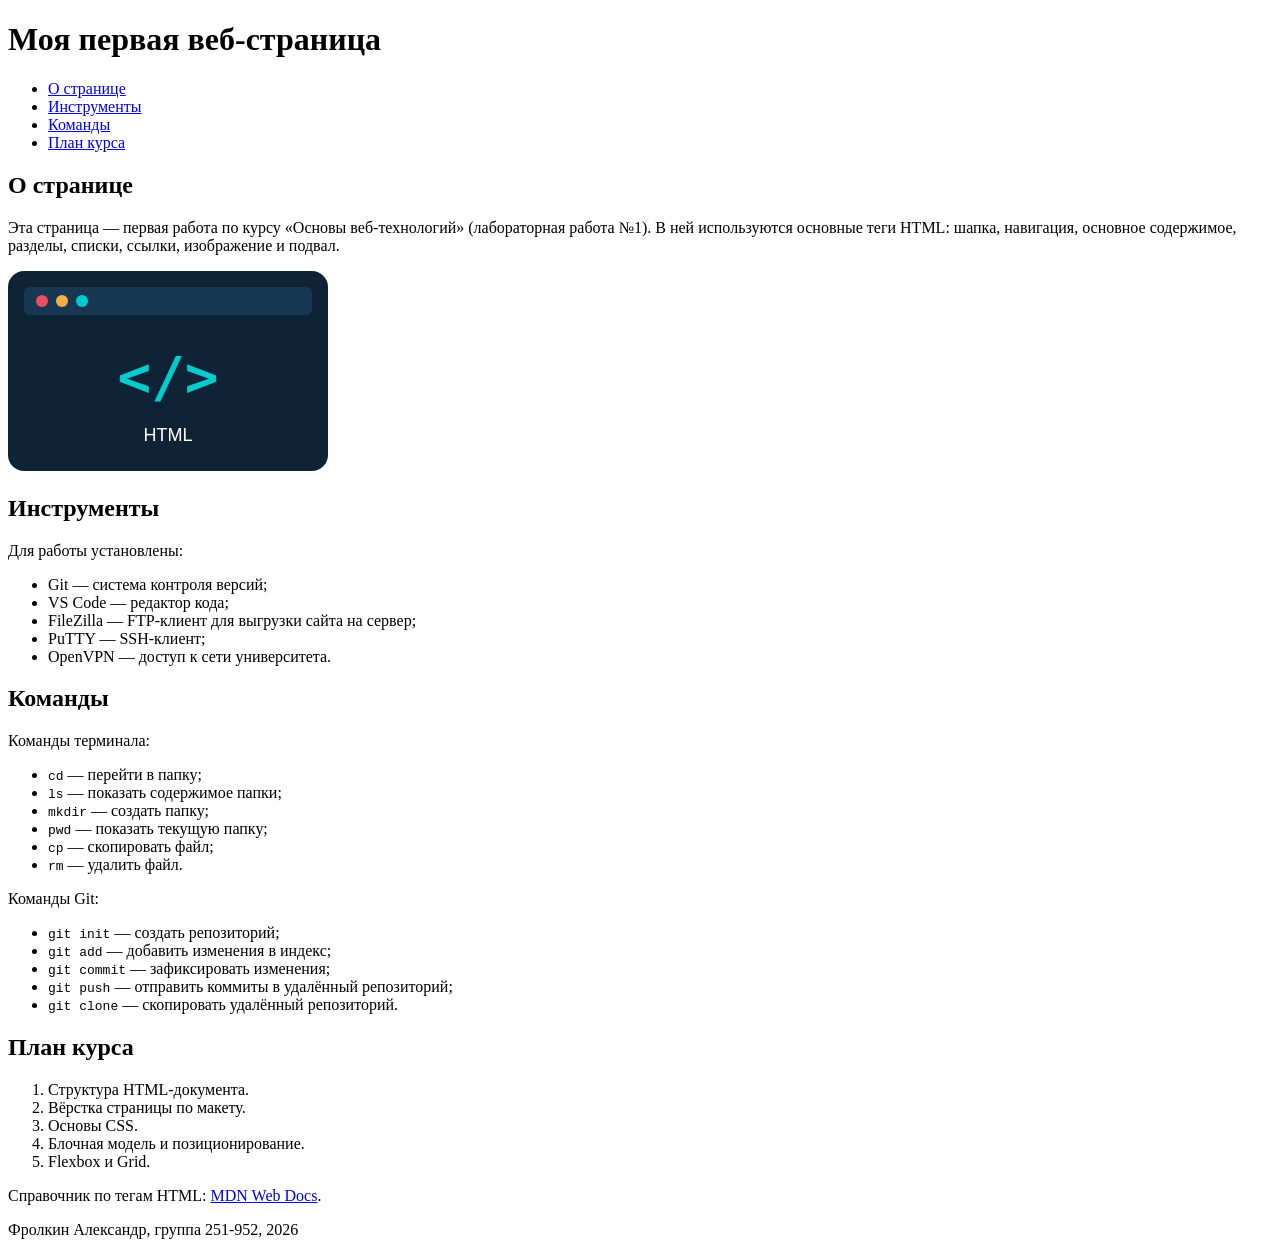
<file: lab1/index.html>
<!DOCTYPE html>
<html lang="ru">
<head>
  <meta charset="UTF-8">
  <meta name="viewport" content="width=device-width, initial-scale=1.0">
  <title>Моя первая веб-страница</title>
</head>
<body>
  <header>
    <h1>Моя первая веб-страница</h1>
    <nav>
      <ul>
        <li><a href="#about">О странице</a></li>
        <li><a href="#tools">Инструменты</a></li>
        <li><a href="#commands">Команды</a></li>
        <li><a href="#plan">План курса</a></li>
      </ul>
    </nav>
  </header>

  <main>
    <section id="about">
      <h2>О странице</h2>
      <p>
        Эта страница — первая работа по курсу
        «Основы веб-технологий» (лабораторная работа №1). В ней используются основные теги HTML:
        шапка, навигация, основное содержимое, разделы, списки, ссылки,
        изображение и подвал.
      </p>
      <img src="images/html-tags.svg" alt="Окно редактора с символом HTML-тега" width="320" height="200">
    </section>

    <section id="tools">
      <h2>Инструменты</h2>
      <p>Для работы установлены:</p>
      <ul>
        <li>Git — система контроля версий;</li>
        <li>VS Code — редактор кода;</li>
        <li>FileZilla — FTP-клиент для выгрузки сайта на сервер;</li>
        <li>PuTTY — SSH-клиент;</li>
        <li>OpenVPN — доступ к сети университета.</li>
      </ul>
    </section>

    <section id="commands">
      <h2>Команды</h2>
      <p>Команды терминала:</p>
      <ul>
        <li><code>cd</code> — перейти в папку;</li>
        <li><code>ls</code> — показать содержимое папки;</li>
        <li><code>mkdir</code> — создать папку;</li>
        <li><code>pwd</code> — показать текущую папку;</li>
        <li><code>cp</code> — скопировать файл;</li>
        <li><code>rm</code> — удалить файл.</li>
      </ul>
      <p>Команды Git:</p>
      <ul>
        <li><code>git init</code> — создать репозиторий;</li>
        <li><code>git add</code> — добавить изменения в индекс;</li>
        <li><code>git commit</code> — зафиксировать изменения;</li>
        <li><code>git push</code> — отправить коммиты в удалённый репозиторий;</li>
        <li><code>git clone</code> — скопировать удалённый репозиторий.</li>
      </ul>
    </section>

    <section id="plan">
      <h2>План курса</h2>
      <ol>
        <li>Структура HTML-документа.</li>
        <li>Вёрстка страницы по макету.</li>
        <li>Основы CSS.</li>
        <li>Блочная модель и позиционирование.</li>
        <li>Flexbox и Grid.</li>
      </ol>
      <p>
        Справочник по тегам HTML:
        <a href="https://developer.mozilla.org/ru/docs/Web/HTML/Element">MDN Web Docs</a>.
      </p>
    </section>
  </main>

  <footer>
    <p>Фролкин Александр, группа 251-952, 2026</p>
  </footer>
</body>
</html>
</file>
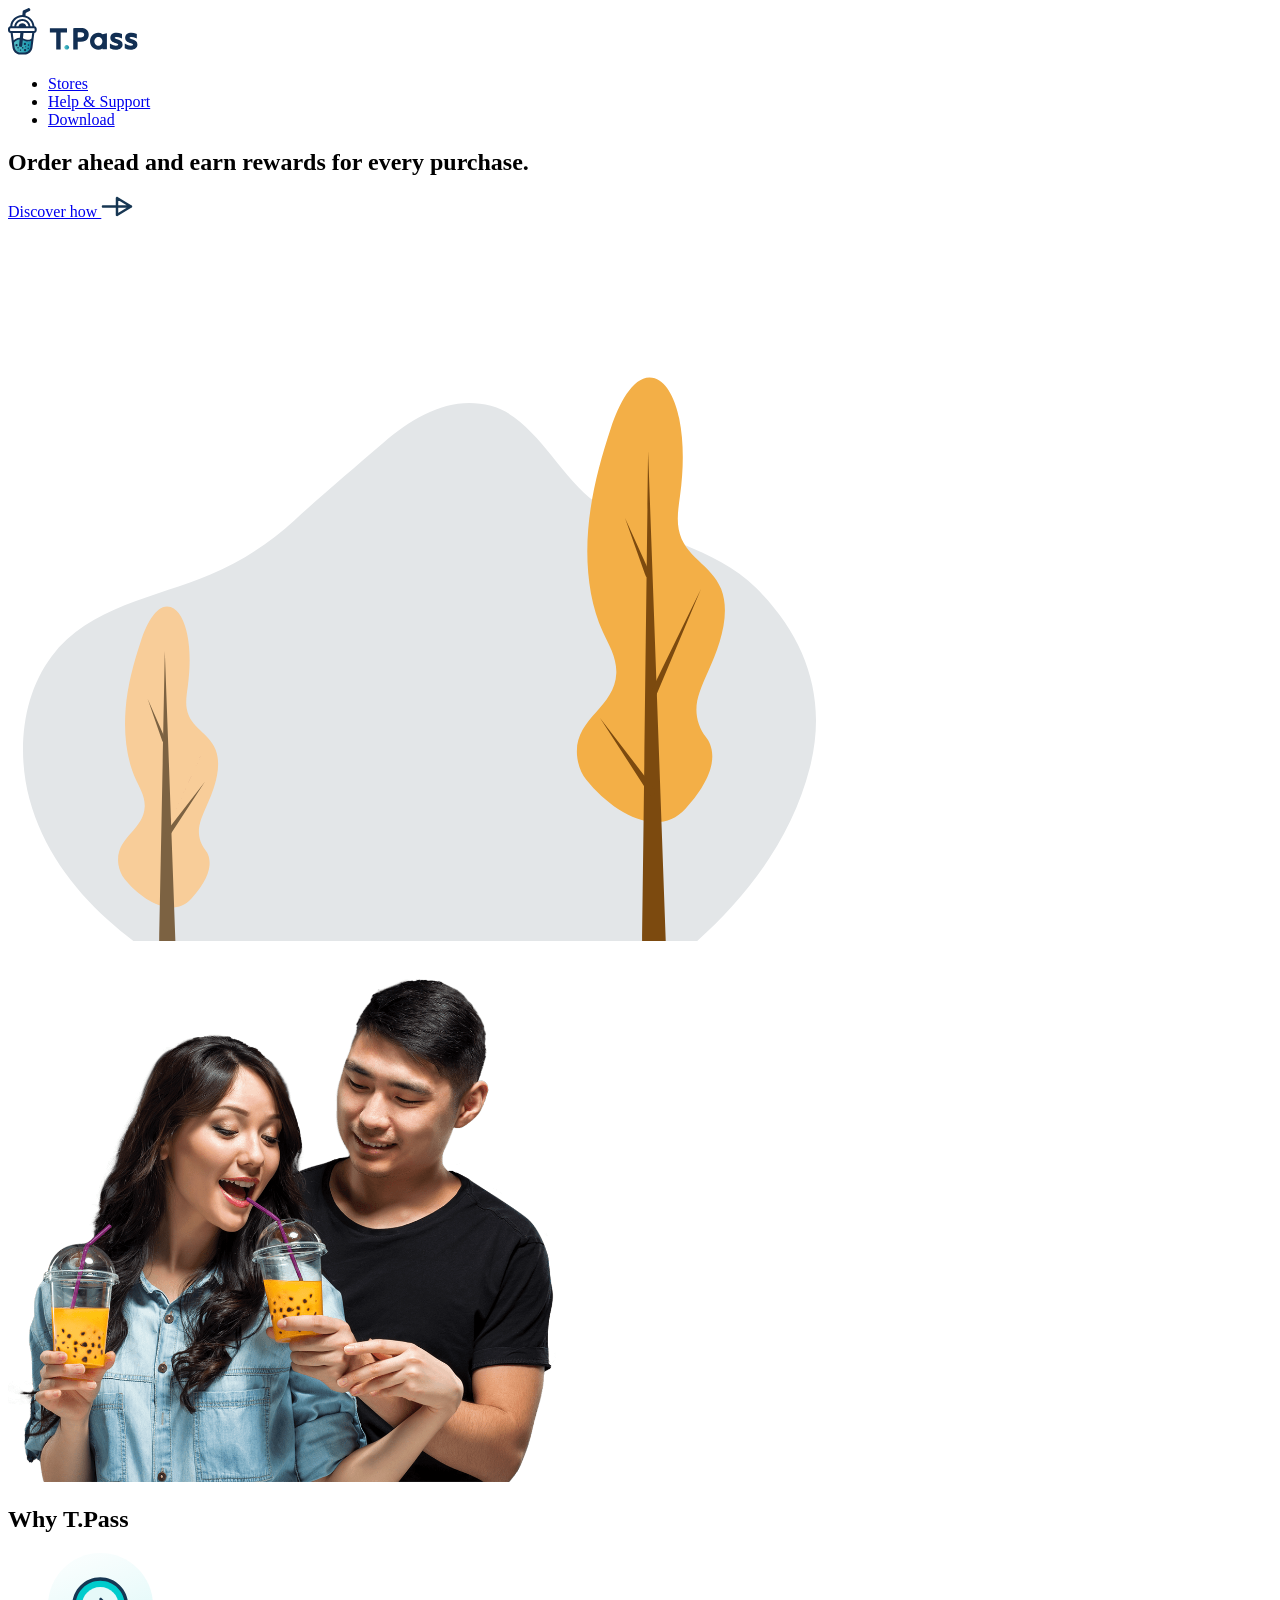
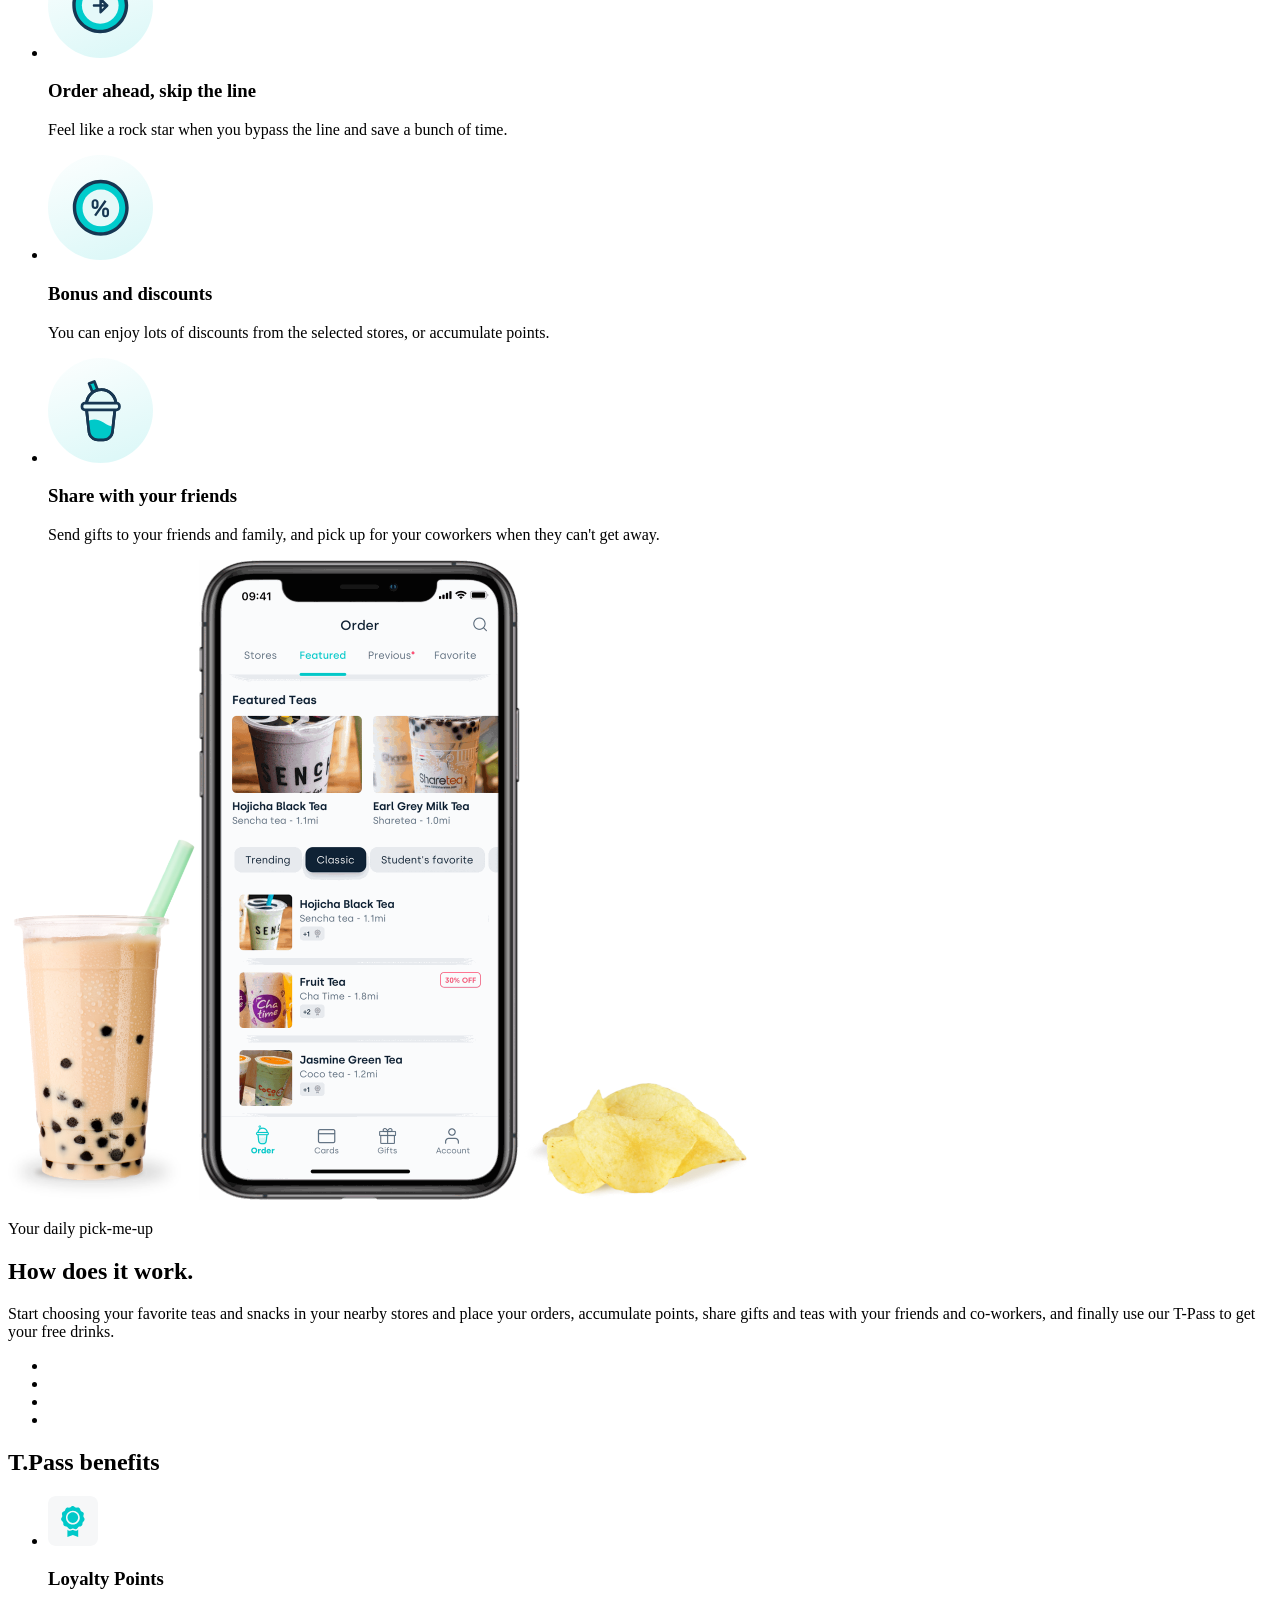
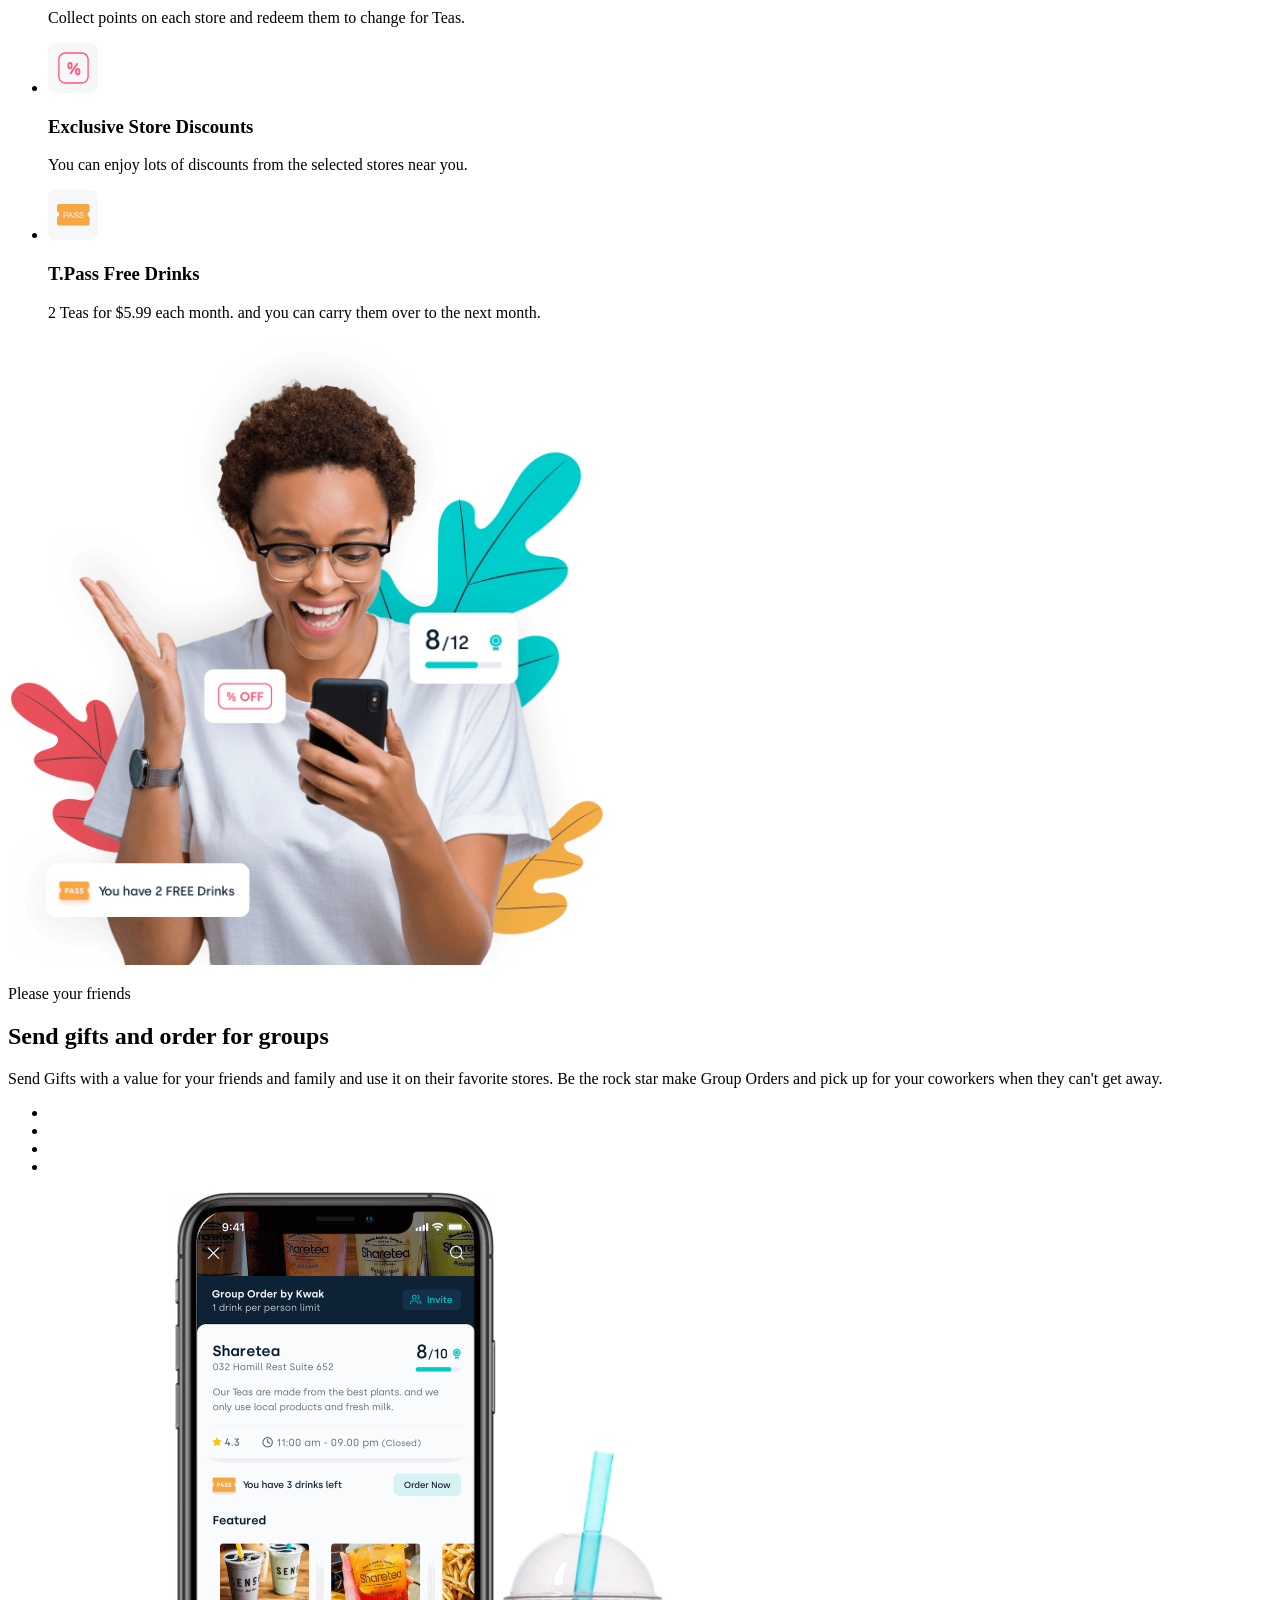
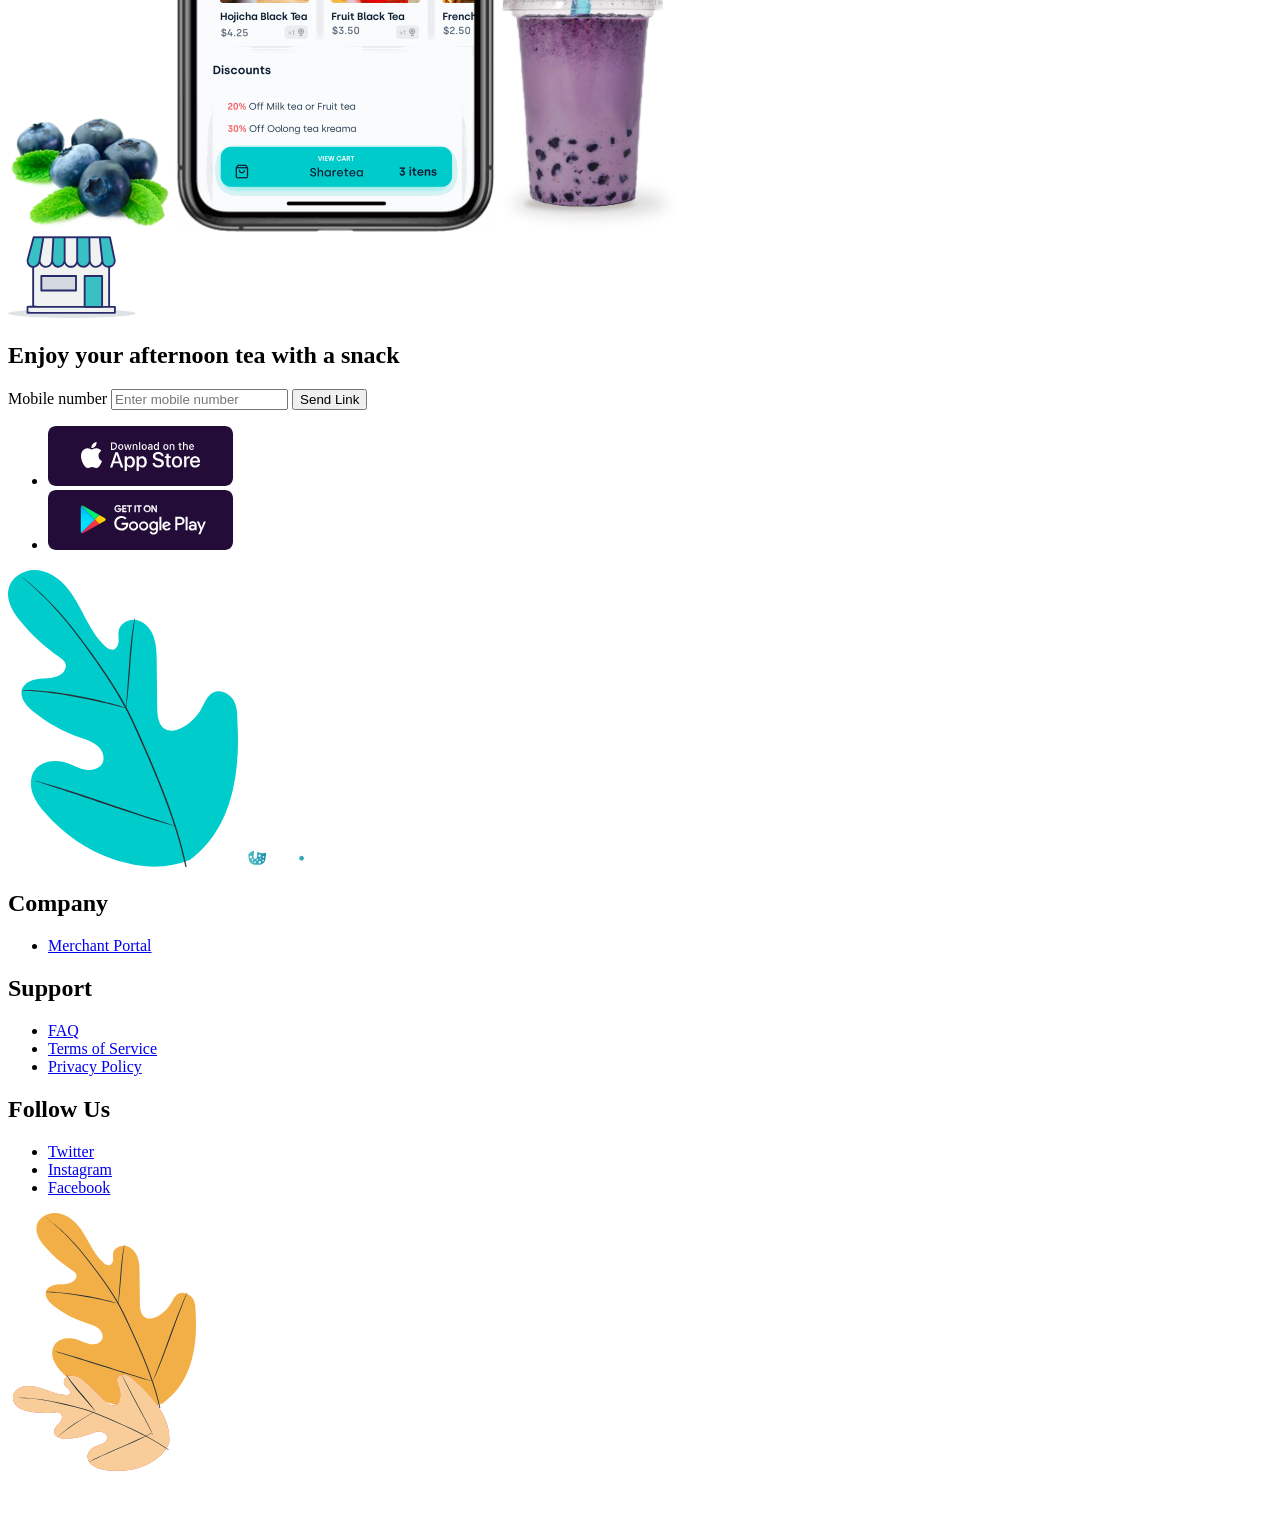
<file: lab2/index.html>
<!DOCTYPE html>
<html lang="en">
<head>
  <meta charset="UTF-8">
  <meta name="viewport" content="width=device-width, initial-scale=1.0">
  <meta name="description" content="T.Pass — order tea ahead, earn rewards and send gifts to your friends.">
  <title>T.Pass — order ahead and earn rewards</title>
</head>
<body>
  <header class="header">
    <a class="logo" href="index.html">
      <img src="images/logo.svg" alt="T.Pass" width="130" height="47">
    </a>
    <nav class="nav">
      <ul class="nav__list">
        <li><a class="nav__link" href="#stores">Stores</a></li>
        <li><a class="nav__link" href="#support">Help &amp; Support</a></li>
        <li><a class="nav__link nav__link--accent" href="#download">Download</a></li>
      </ul>
    </nav>
  </header>

  <main>
    <section class="hero">
      <div class="hero__text">
        <h1 class="hero__title">
          <span class="hero__accent">Order ahead</span>
          and earn rewards for every purchase<span class="hero__dot">.</span>
        </h1>
        <a class="button hero__button" href="#how">
          Discover how
          <img src="images/arrow.svg" alt="" width="32" height="21">
        </a>
      </div>
      <div class="hero__images">
        <img class="hero__bg" src="images/hero-bg.svg" alt="" width="823" height="720">
        <img class="hero__photo" src="images/hero-couple.png" alt="Young couple drinking bubble tea" width="550" height="537">
      </div>
    </section>

    <section class="features">
      <h2 class="visually-hidden">Why T.Pass</h2>
      <ul class="features__list">
        <li class="feature">
          <img src="images/icon-order.svg" alt="" width="105" height="105">
          <h3 class="feature__title">Order ahead, skip the line</h3>
          <p class="feature__text">Feel like a rock star when you bypass the line and save a bunch of time.</p>
        </li>
        <li class="feature">
          <img src="images/icon-bonus.svg" alt="" width="105" height="105">
          <h3 class="feature__title">Bonus and discounts</h3>
          <p class="feature__text">You can enjoy lots of discounts from the selected stores, or accumulate points.</p>
        </li>
        <li class="feature">
          <img src="images/icon-share.svg" alt="" width="105" height="105">
          <h3 class="feature__title">Share with your friends</h3>
          <p class="feature__text">Send gifts to your friends and family, and pick up for your coworkers when they can't get away.</p>
        </li>
      </ul>
    </section>

    <section class="promo" id="how">
      <div class="promo__images">
        <img class="promo__side" src="images/milk-tea.png" alt="" width="187" height="361">
        <img class="promo__phone" src="images/phone-order.png" alt="Order screen of the T.Pass app" width="321" height="640">
        <img class="promo__snack" src="images/chips.png" alt="" width="223" height="117">
      </div>
      <div class="promo__text">
        <p class="promo__subtitle">Your daily pick-me-up</p>
        <h2 class="promo__title">How does it work.</h2>
        <p class="promo__description">
          Start choosing your favorite teas and snacks in your nearby stores and place your orders,
          accumulate points, share gifts and teas with your friends and co-workers, and finally
          use our T-Pass to get your free drinks.
        </p>
        <ul class="dots" aria-hidden="true">
          <li class="dots__item"></li>
          <li class="dots__item dots__item--active"></li>
          <li class="dots__item"></li>
          <li class="dots__item"></li>
        </ul>
      </div>
    </section>

    <section class="benefits" id="stores">
      <h2 class="visually-hidden">T.Pass benefits</h2>
      <ul class="benefits__list">
        <li class="benefit">
          <img class="benefit__icon" src="images/icon-points.svg" alt="" width="50" height="50">
          <h3 class="benefit__title">Loyalty Points</h3>
          <p class="benefit__text">Collect points on each store and redeem them to change for Teas.</p>
        </li>
        <li class="benefit benefit--shifted">
          <img class="benefit__icon" src="images/icon-discount.svg" alt="" width="50" height="50">
          <h3 class="benefit__title">Exclusive Store Discounts</h3>
          <p class="benefit__text">You can enjoy lots of discounts from the selected stores near you.</p>
        </li>
        <li class="benefit">
          <img class="benefit__icon" src="images/icon-pass.svg" alt="" width="50" height="50">
          <h3 class="benefit__title">T.Pass Free Drinks</h3>
          <p class="benefit__text">2 Teas for $5.99 each month. and you can carry them over to the next month.</p>
        </li>
      </ul>
      <img class="benefits__photo" src="images/loyalty-woman.png" alt="Happy woman looking at her loyalty points in the app" width="595" height="627">
    </section>

    <section class="promo promo--reverse">
      <div class="promo__text">
        <p class="promo__subtitle">Please your friends</p>
        <h2 class="promo__title">Send gifts and order for groups</h2>
        <p class="promo__description">
          Send Gifts with a value for your friends and family and use it on their favorite stores.
          Be the rock star make Group Orders and pick up for your coworkers when they can't get away.
        </p>
        <ul class="dots" aria-hidden="true">
          <li class="dots__item"></li>
          <li class="dots__item dots__item--active"></li>
          <li class="dots__item"></li>
          <li class="dots__item"></li>
        </ul>
      </div>
      <div class="promo__images">
        <img class="promo__snack" src="images/blueberries.png" alt="" width="163" height="115">
        <img class="promo__phone" src="images/phone-group-order.png" alt="Group order screen of the T.Pass app" width="321" height="640">
        <img class="promo__side" src="images/purple-tea.png" alt="" width="178" height="384">
      </div>
    </section>

    <section class="download" id="download">
      <img src="images/tea-cup.svg" alt="" width="128" height="82">
      <h2 class="download__title">Enjoy your afternoon tea with a snack</h2>
      <form class="download__form" action="#" method="post">
        <label class="visually-hidden" for="phone">Mobile number</label>
        <input class="download__input" type="tel" id="phone" name="phone" placeholder="Enter mobile number" required>
        <button class="button download__button" type="submit">Send Link</button>
      </form>
      <ul class="stores">
        <li>
          <a href="https://www.apple.com/app-store/">
            <img src="images/app-store.svg" alt="Download on the App Store" width="185" height="60">
          </a>
        </li>
        <li>
          <a href="https://play.google.com/store">
            <img src="images/google-play.svg" alt="Get it on Google Play" width="185" height="60">
          </a>
        </li>
      </ul>
    </section>
  </main>

  <footer class="footer" id="support">
    <img class="footer__leaf footer__leaf--left" src="images/leaf-left.svg" alt="" width="230" height="297">
    <a class="logo" href="index.html">
      <img src="images/logo-white.svg" alt="T.Pass" width="130" height="49">
    </a>
    <nav class="footer__nav">
      <div class="footer__column">
        <h2 class="footer__title">Company</h2>
        <ul class="footer__list">
          <li><a class="footer__link" href="#">Merchant Portal</a></li>
        </ul>
      </div>
      <div class="footer__column">
        <h2 class="footer__title">Support</h2>
        <ul class="footer__list">
          <li><a class="footer__link" href="#">FAQ</a></li>
          <li><a class="footer__link" href="#">Terms of Service</a></li>
          <li><a class="footer__link" href="#">Privacy Policy</a></li>
        </ul>
      </div>
      <div class="footer__column">
        <h2 class="footer__title">Follow Us</h2>
        <ul class="footer__list">
          <li><a class="footer__link" href="https://twitter.com/">Twitter</a></li>
          <li><a class="footer__link" href="https://www.instagram.com/">Instagram</a></li>
          <li><a class="footer__link" href="https://www.facebook.com/">Facebook</a></li>
        </ul>
      </div>
    </nav>
    <img class="footer__leaf footer__leaf--right" src="images/leaf-right.svg" alt="" width="189" height="289">
  </footer>
</body>
</html>
</file>
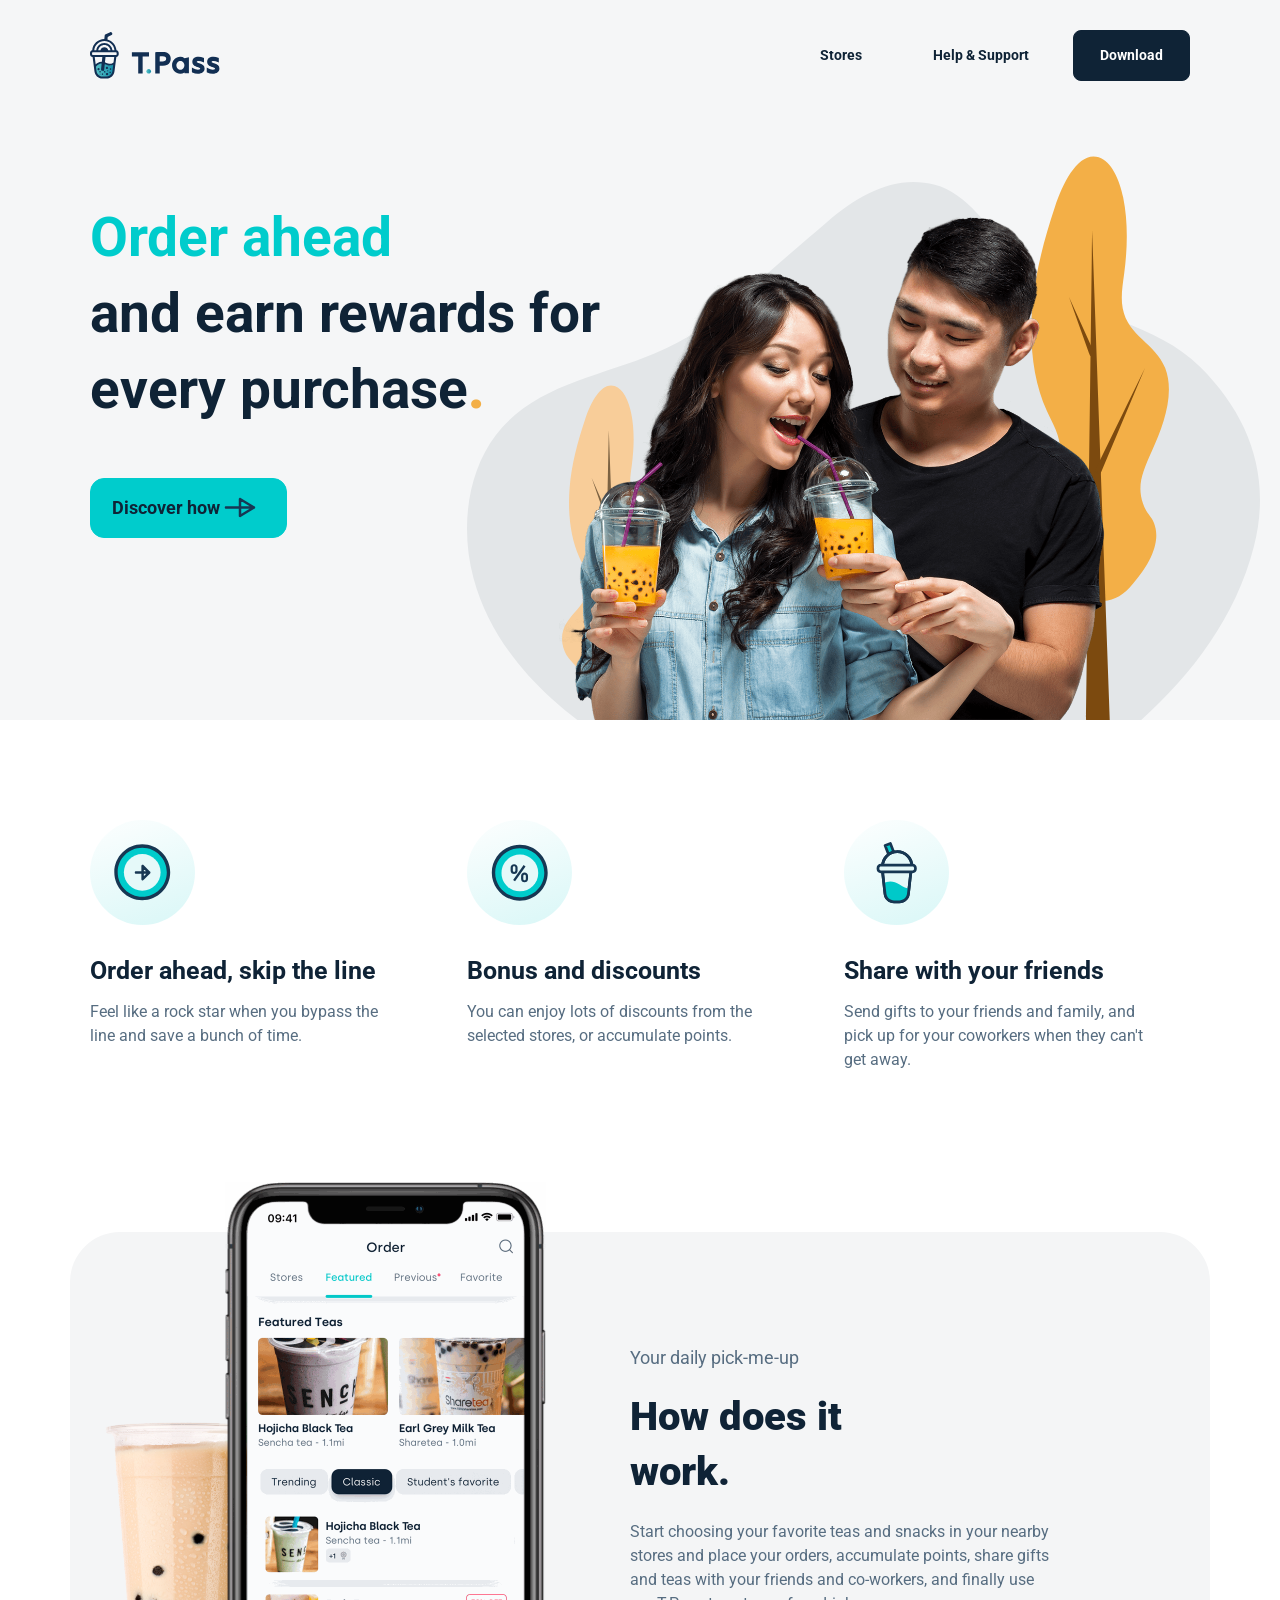
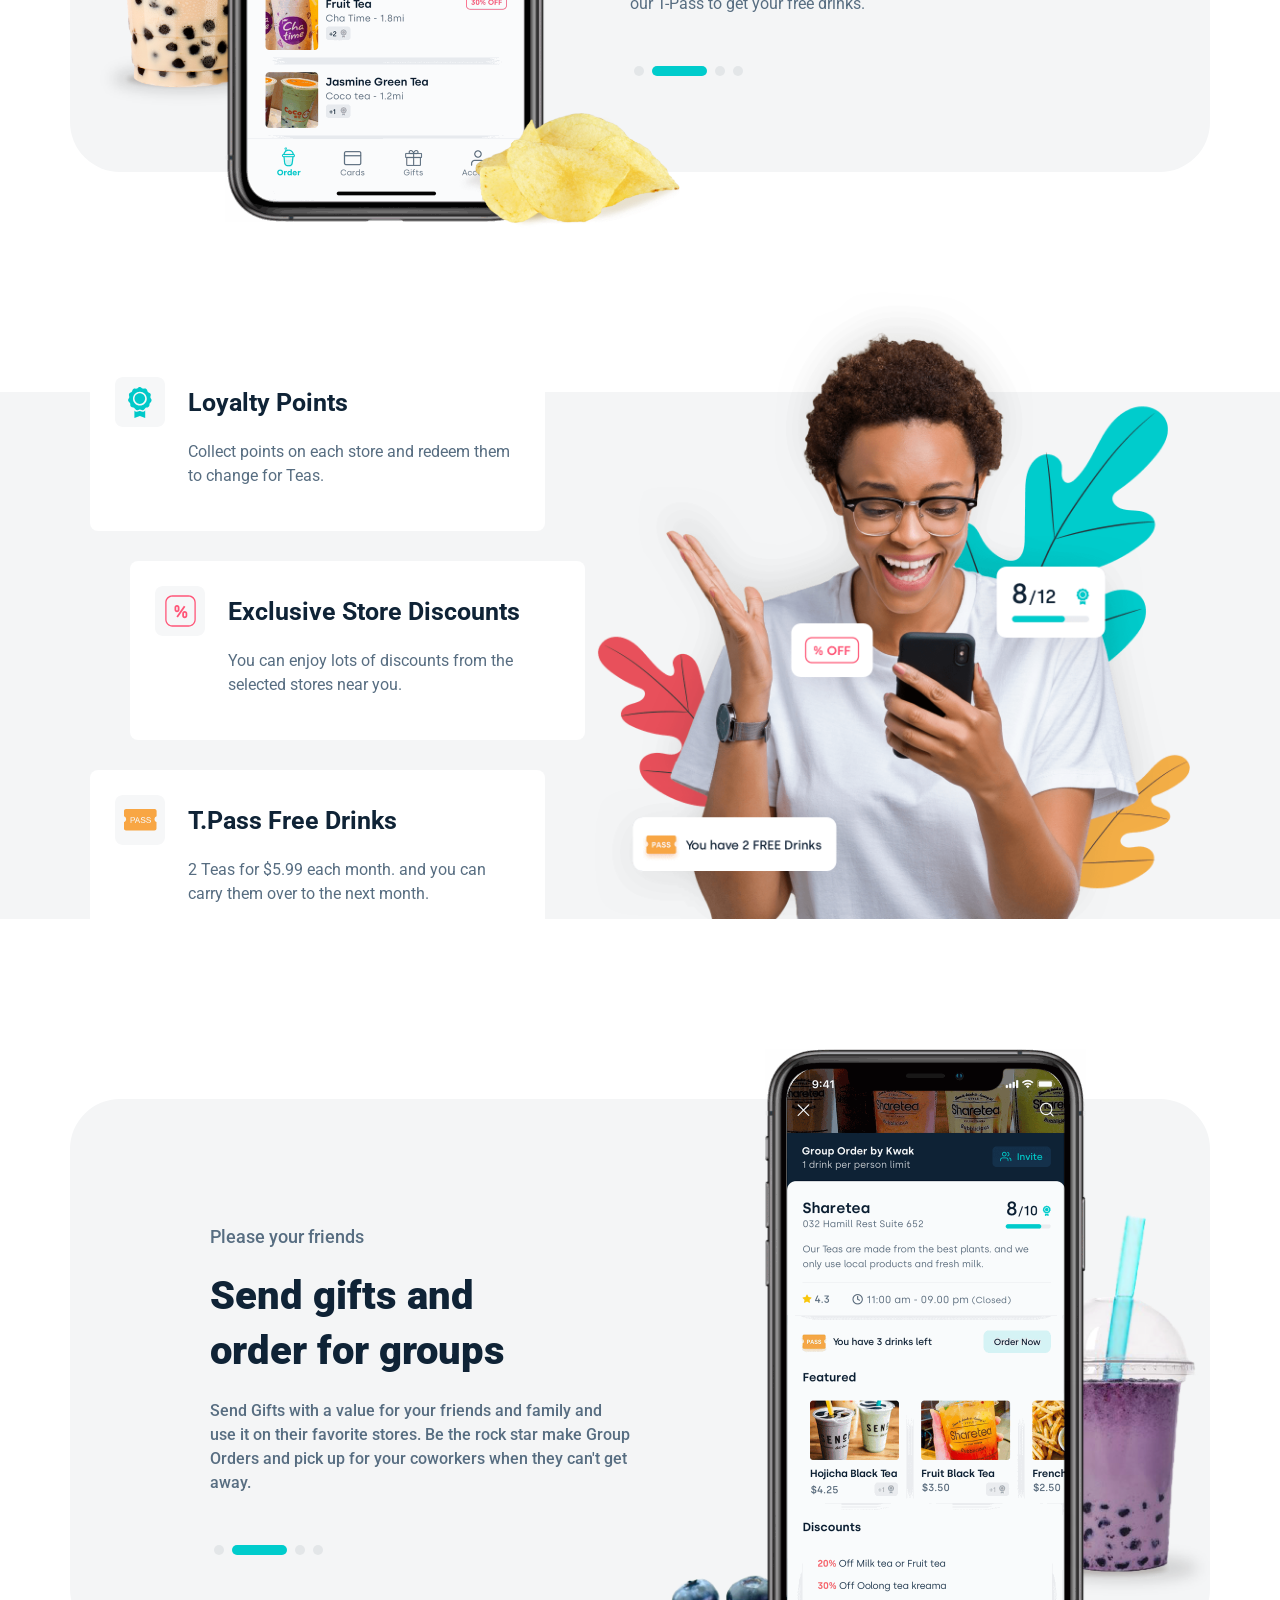
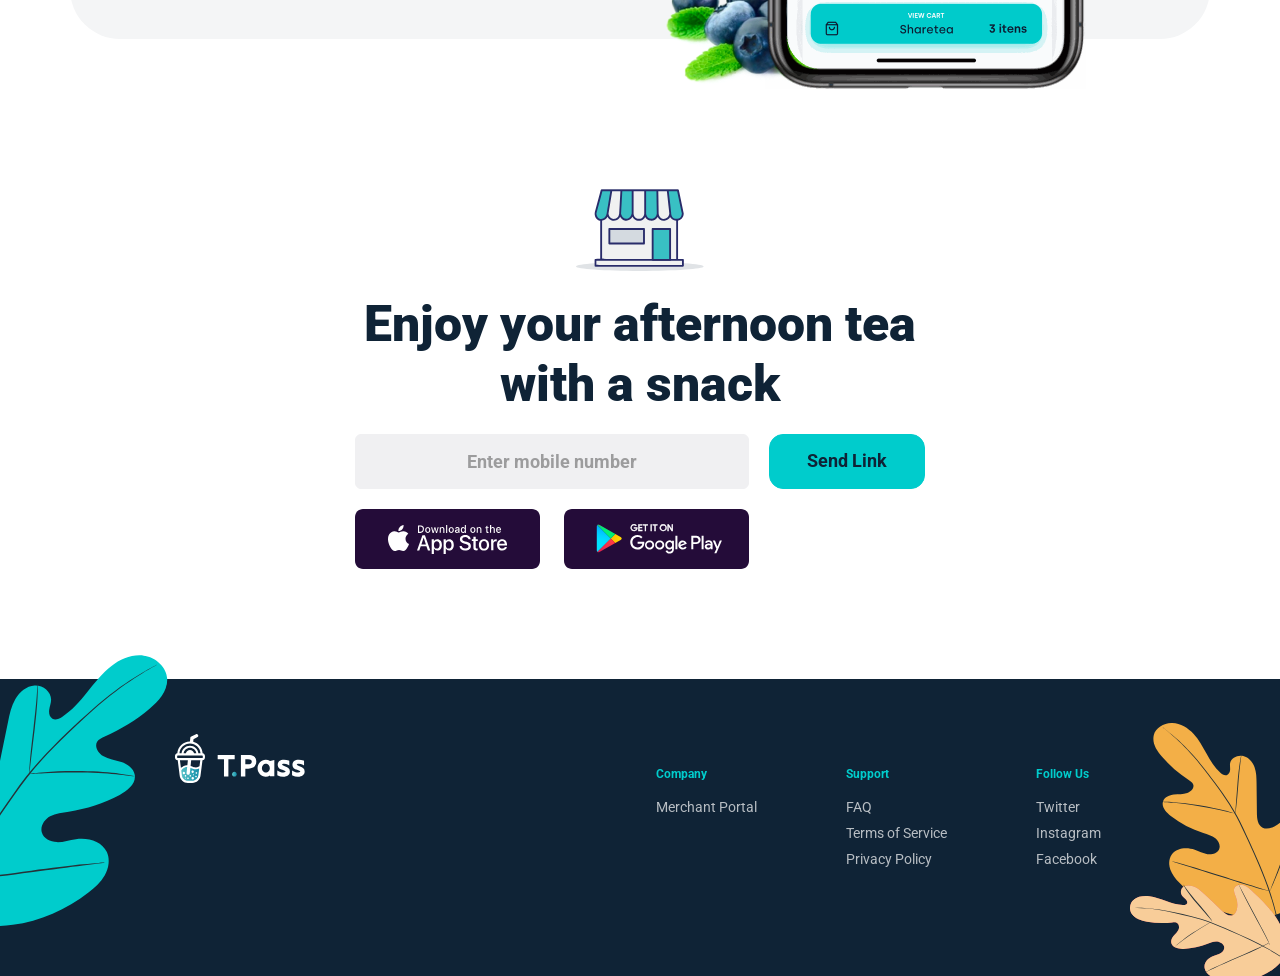
<file: lab3/index.html>
<!DOCTYPE html>
<html lang="en">
<head>
  <meta charset="UTF-8">
  <meta name="viewport" content="width=device-width, initial-scale=1.0">
  <meta name="description" content="T.Pass — order tea ahead, earn rewards and send gifts to your friends.">
  <title>T.Pass — order ahead and earn rewards</title>
  <link rel="preconnect" href="https://fonts.googleapis.com">
  <link rel="preconnect" href="https://fonts.gstatic.com" crossorigin>
  <link rel="stylesheet" href="https://fonts.googleapis.com/css2?family=Roboto:wght@400;500;700;900&amp;display=swap">
  <link rel="stylesheet" href="css/normalize.css">
  <link rel="stylesheet" href="css/style.css">
</head>
<body>
  <header class="header">
    <a class="logo" href="index.html">
      <img src="images/logo.svg" alt="T.Pass" width="130" height="47">
    </a>
    <nav class="nav">
      <ul class="nav__list">
        <li><a class="nav__link" href="#stores">Stores</a></li>
        <li><a class="nav__link" href="#support">Help &amp; Support</a></li>
        <li><a class="nav__link nav__link--accent" href="#download">Download</a></li>
      </ul>
    </nav>
  </header>

  <main>
    <section class="hero">
      <div class="hero__text">
        <h1 class="hero__title">
          <span class="hero__accent">Order ahead</span>
          and earn rewards for every purchase<span class="hero__dot">.</span>
        </h1>
        <a class="button hero__button" href="#how">
          Discover how
          <img src="images/arrow.svg" alt="" width="32" height="21">
        </a>
      </div>
      <div class="hero__images">
        <img class="hero__bg" src="images/hero-bg.svg" alt="" width="823" height="720">
        <img class="hero__photo" src="images/hero-couple.png" alt="Young couple drinking bubble tea" width="550" height="537">
      </div>
    </section>

    <section class="features">
      <h2 class="visually-hidden">Why T.Pass</h2>
      <ul class="features__list">
        <li class="feature">
          <img src="images/icon-order.svg" alt="" width="105" height="105">
          <h3 class="feature__title">Order ahead, skip the line</h3>
          <p class="feature__text">Feel like a rock star when you bypass the line and save a bunch of time.</p>
        </li>
        <li class="feature">
          <img src="images/icon-bonus.svg" alt="" width="105" height="105">
          <h3 class="feature__title">Bonus and discounts</h3>
          <p class="feature__text">You can enjoy lots of discounts from the selected stores, or accumulate points.</p>
        </li>
        <li class="feature">
          <img src="images/icon-share.svg" alt="" width="105" height="105">
          <h3 class="feature__title">Share with your friends</h3>
          <p class="feature__text">Send gifts to your friends and family, and pick up for your coworkers when they can't get away.</p>
        </li>
      </ul>
    </section>

    <section class="promo" id="how">
      <div class="promo__images">
        <img class="promo__side" src="images/milk-tea.png" alt="" width="187" height="361">
        <img class="promo__phone" src="images/phone-order.png" alt="Order screen of the T.Pass app" width="321" height="640">
        <img class="promo__snack" src="images/chips.png" alt="" width="223" height="117">
      </div>
      <div class="promo__text">
        <p class="promo__subtitle">Your daily pick-me-up</p>
        <h2 class="promo__title">How does it work.</h2>
        <p class="promo__description">
          Start choosing your favorite teas and snacks in your nearby stores and place your orders,
          accumulate points, share gifts and teas with your friends and co-workers, and finally
          use our T-Pass to get your free drinks.
        </p>
        <ul class="dots" aria-hidden="true">
          <li class="dots__item"></li>
          <li class="dots__item dots__item--active"></li>
          <li class="dots__item"></li>
          <li class="dots__item"></li>
        </ul>
      </div>
    </section>

    <section class="benefits" id="stores">
      <h2 class="visually-hidden">T.Pass benefits</h2>
      <ul class="benefits__list">
        <li class="benefit">
          <img class="benefit__icon" src="images/icon-points.svg" alt="" width="50" height="50">
          <h3 class="benefit__title">Loyalty Points</h3>
          <p class="benefit__text">Collect points on each store and redeem them to change for Teas.</p>
        </li>
        <li class="benefit benefit--shifted">
          <img class="benefit__icon" src="images/icon-discount.svg" alt="" width="50" height="50">
          <h3 class="benefit__title">Exclusive Store Discounts</h3>
          <p class="benefit__text">You can enjoy lots of discounts from the selected stores near you.</p>
        </li>
        <li class="benefit">
          <img class="benefit__icon" src="images/icon-pass.svg" alt="" width="50" height="50">
          <h3 class="benefit__title">T.Pass Free Drinks</h3>
          <p class="benefit__text">2 Teas for $5.99 each month. and you can carry them over to the next month.</p>
        </li>
      </ul>
      <img class="benefits__photo" src="images/loyalty-woman.png" alt="Happy woman looking at her loyalty points in the app" width="595" height="627">
    </section>

    <section class="promo promo--reverse">
      <div class="promo__text">
        <p class="promo__subtitle">Please your friends</p>
        <h2 class="promo__title">Send gifts and order for groups</h2>
        <p class="promo__description">
          Send Gifts with a value for your friends and family and use it on their favorite stores.
          Be the rock star make Group Orders and pick up for your coworkers when they can't get away.
        </p>
        <ul class="dots" aria-hidden="true">
          <li class="dots__item"></li>
          <li class="dots__item dots__item--active"></li>
          <li class="dots__item"></li>
          <li class="dots__item"></li>
        </ul>
      </div>
      <div class="promo__images">
        <img class="promo__snack" src="images/blueberries.png" alt="" width="163" height="115">
        <img class="promo__phone" src="images/phone-group-order.png" alt="Group order screen of the T.Pass app" width="321" height="640">
        <img class="promo__side" src="images/purple-tea.png" alt="" width="178" height="384">
      </div>
    </section>

    <section class="download" id="download">
      <img src="images/tea-cup.svg" alt="" width="128" height="82">
      <h2 class="download__title">Enjoy your afternoon tea with a snack</h2>
      <form class="download__form" action="#" method="post">
        <label class="visually-hidden" for="phone">Mobile number</label>
        <input class="download__input" type="tel" id="phone" name="phone" placeholder="Enter mobile number" required>
        <button class="button download__button" type="submit">Send Link</button>
      </form>
      <ul class="stores">
        <li>
          <a href="https://www.apple.com/app-store/">
            <img src="images/app-store.svg" alt="Download on the App Store" width="185" height="60">
          </a>
        </li>
        <li>
          <a href="https://play.google.com/store">
            <img src="images/google-play.svg" alt="Get it on Google Play" width="185" height="60">
          </a>
        </li>
      </ul>
    </section>
  </main>

  <footer class="footer" id="support">
    <img class="footer__leaf footer__leaf--left" src="images/leaf-left.svg" alt="" width="168" height="271">
    <a class="logo" href="index.html">
      <img src="images/logo-white.svg" alt="T.Pass" width="130" height="49">
    </a>
    <nav class="footer__nav">
      <div class="footer__column">
        <h2 class="footer__title">Company</h2>
        <ul class="footer__list">
          <li><a class="footer__link" href="#">Merchant Portal</a></li>
        </ul>
      </div>
      <div class="footer__column">
        <h2 class="footer__title">Support</h2>
        <ul class="footer__list">
          <li><a class="footer__link" href="#">FAQ</a></li>
          <li><a class="footer__link" href="#">Terms of Service</a></li>
          <li><a class="footer__link" href="#">Privacy Policy</a></li>
        </ul>
      </div>
      <div class="footer__column">
        <h2 class="footer__title">Follow Us</h2>
        <ul class="footer__list">
          <li><a class="footer__link" href="https://twitter.com/">Twitter</a></li>
          <li><a class="footer__link" href="https://www.instagram.com/">Instagram</a></li>
          <li><a class="footer__link" href="https://www.facebook.com/">Facebook</a></li>
        </ul>
      </div>
    </nav>
    <img class="footer__leaf footer__leaf--right" src="images/leaf-right.svg" alt="" width="150" height="253">
  </footer>
</body>
</html>
</file>
<file: lab3/css/style.css>
/* ==========================================================================
   T.Pass — стили страницы (лабораторная работа №3, «Основы CSS»)
   Макет: вариант 3, ширина 1440px, контейнер 1210px
   ========================================================================== */

/* Общие стили
   ========================================================================== */

body {
  min-width: 1200px;
  margin: 0;
  font-family: "Roboto", Arial, sans-serif;
  font-size: 16px;
  font-weight: 400;
  line-height: 1.5;
  color: #0f2336;
  background-color: #ffffff;
}

img {
  display: block;
  max-width: 100%;
  height: auto;
}

ul {
  margin: 0;
  padding: 0;
  list-style: none;
}

a {
  color: #0f2336;
  text-decoration: none;
}

/* Элемент виден только скринридерам */
.visually-hidden {
  position: absolute;
  width: 1px;
  height: 1px;
  margin: -1px;
  padding: 0;
  overflow: hidden;
  clip-path: inset(50%);
  white-space: nowrap;
  border: 0;
}

/* Кнопка */
.button {
  display: inline-flex;
  align-items: center;
  gap: 4px;
  height: 60px;
  padding: 0 30px 0 21px;
  font-size: 18px;
  font-weight: 700;
  line-height: 21.6px;
  color: #0f2336;
  background-color: #00cccc;
  border: 1px solid #00cccc;
  border-radius: 14px;
  box-sizing: border-box;
  cursor: pointer;
}

.button:hover {
  background-color: #00b3b3;
  border-color: #00b3b3;
}

/* Логотип: во flex-контейнере не сжимается */
.logo {
  flex-shrink: 0;
}

.logo img {
  max-width: none;
}

/* Шапка
   ========================================================================== */

.header {
  position: absolute;
  top: 30px;
  left: 50%;
  z-index: 10;
  display: flex;
  justify-content: space-between;
  align-items: center;
  width: 1210px;
  padding: 0 55px;
  box-sizing: border-box;
  transform: translateX(-50%);
}

.nav__list {
  display: flex;
  gap: 17px;
}

.nav__link {
  display: block;
  padding: 16px 26px;
  font-size: 14px;
  font-weight: 700;
  line-height: 16.8px;
  border: 1px solid transparent;
  border-radius: 8px;
}

.nav__link:hover {
  border-color: #0f2336;
}

.nav__link--accent {
  color: #ffffff;
  background-color: #0f2336;
  border-color: #0f2336;
}

/* Первый экран
   ========================================================================== */

.hero {
  position: relative;
  height: 720px;
  overflow: hidden;
  background-color: #f5f6f7;
}

.hero__text {
  position: absolute;
  top: 200px;
  left: calc(50% - 550px);
  z-index: 1;
  width: 560px;
}

.hero__title {
  margin: 0 0 50px;
  font-size: 55px;
  font-weight: 700;
  line-height: 75.9px;
}

.hero__accent {
  display: block;
  color: #00cccc;
}

.hero__dot {
  font-weight: 900;
  color: #f3af47;
}

.hero__images {
  position: absolute;
  top: 0;
  left: calc(50% - 188px);
  width: 823px;
  height: 720px;
}

.hero__bg {
  position: absolute;
  top: 0;
  left: 0;
}

.hero__photo {
  position: absolute;
  bottom: 0;
  left: 107px;
}

/* Преимущества
   ========================================================================== */

.features__list {
  display: flex;
  gap: 52px;
  max-width: 1100px;
  margin: 0 auto;
  padding: 100px 0 60px;
}

.feature {
  width: 325px;
}

.feature img {
  margin-bottom: 30px;
}

.feature__title {
  margin: 0 0 12px;
  font-size: 25px;
  font-weight: 700;
  line-height: 32.5px;
}

.feature__text {
  max-width: 300px;
  margin: 0;
  font-size: 16px;
  line-height: 24px;
  color: #576d81;
}

/* Блоки с телефоном («How does it work», «Send gifts»)
   ========================================================================== */

.promo {
  position: relative;
  max-width: 1140px;
  height: 540px;
  margin: 100px auto 0;
  background-color: #f4f5f6;
  border-radius: 50px;
}

.promo__images img {
  position: absolute;
}

.promo__side {
  top: 115px;
  left: 30px;
}

.promo__phone {
  top: -50px;
  left: 155px;
  z-index: 1;
}

.promo__snack {
  top: 481px;
  left: 387px;
  z-index: 2;
}

.promo__text {
  position: absolute;
  top: 117px;
  left: 560px;
  width: 420px;
}

.promo__subtitle {
  margin: 0 0 22px;
  font-size: 18px;
  line-height: 18px;
  color: #576d81;
}

.promo__title {
  max-width: 220px;
  margin: 0 0 21px;
  font-size: 40px;
  font-weight: 900;
  line-height: 55.2px;
}

.promo__description {
  margin: 0 0 50px;
  font-size: 16px;
  line-height: 24px;
  color: #576d81;
}

/* Второй блок — текст слева, телефон справа */
.promo--reverse {
  margin-top: 180px;
}

.promo--reverse .promo__text {
  top: 129px;
  left: 140px;
}

.promo--reverse .promo__subtitle,
.promo--reverse .promo__description {
  font-weight: 500;
}

.promo--reverse .promo__title {
  max-width: 340px;
}

.promo--reverse .promo__side {
  top: 114px;
  left: 962px;
}

.promo--reverse .promo__phone {
  left: 695px;
}

.promo--reverse .promo__snack {
  top: 475px;
  left: 593px;
  z-index: 0;
}

/* Точки слайдера */
.dots {
  display: flex;
  align-items: center;
  gap: 8px;
  padding-left: 4px;
}

.dots__item {
  width: 10px;
  height: 10px;
  background-color: #e3e6e8;
  border-radius: 10px;
}

.dots__item--active {
  width: 55px;
  background-color: #00cccc;
}

/* Бонусы
   ========================================================================== */

.benefits {
  position: relative;
  height: 527px;
  margin-top: 220px;
  background-color: #f4f5f6;
}

.benefits__list {
  position: absolute;
  top: -40px;
  left: calc(50% - 550px);
  z-index: 1;
}

.benefit {
  position: relative;
  width: 455px;
  height: 179px;
  margin-bottom: 30px;
  padding: 38px 30px 0 98px;
  background-color: #ffffff;
  border-radius: 8px;
  box-sizing: border-box;
}

.benefit--shifted {
  margin-left: 40px;
}

.benefit__icon {
  position: absolute;
  top: 25px;
  left: 25px;
}

.benefit__title {
  margin: 0 0 25px;
  font-size: 25px;
  font-weight: 700;
  line-height: 25px;
}

.benefit__text {
  margin: 0;
  font-size: 16px;
  line-height: 24px;
  color: #576d81;
}

.benefits__photo {
  position: absolute;
  bottom: 0;
  left: calc(50% - 45px);
}

/* Скачать приложение
   ========================================================================== */

.download {
  width: 570px;
  margin: 150px auto 0;
  padding-bottom: 110px;
  text-align: center;
}

.download > img {
  margin: 0 auto 23px;
}

.download__title {
  margin: 0 0 20px;
  font-size: 50px;
  font-weight: 900;
  line-height: 60px;
}

.download__form {
  display: flex;
  gap: 20px;
  margin-bottom: 20px;
}

.download__input {
  width: 394px;
  height: 55px;
  padding: 0 20px;
  font-family: inherit;
  font-size: 18px;
  font-weight: 700;
  text-align: center;
  color: #0f2336;
  background-color: #f0f0f2;
  border: 1px solid #f0f0f2;
  border-radius: 6px;
  box-sizing: border-box;
}

.download__input::placeholder {
  color: rgba(0, 0, 0, 0.35);
}

.download__button {
  justify-content: center;
  width: 156px;
  height: 55px;
  padding: 0;
  font-family: inherit;
}

.stores {
  display: flex;
  gap: 24px;
}

/* Подвал
   ========================================================================== */

.footer {
  position: relative;
  display: flex;
  align-items: flex-start;
  height: 297px;
  padding: 55px calc(50% - 465px) 0;
  background-color: #0f2336;
  box-sizing: border-box;
}

.footer__nav {
  display: flex;
  margin: 30px 0 0 351px;
}

.footer__column {
  width: 190px;
}

.footer__title {
  margin: 0 0 13px;
  font-size: 12px;
  font-weight: 700;
  line-height: 20px;
  color: #00cccc;
}

.footer__list li {
  margin-bottom: 6px;
  line-height: 20px;
}

.footer__link {
  font-size: 14px;
  line-height: 20px;
  color: rgba(255, 255, 255, 0.7);
}

.footer__link:hover {
  color: #ffffff;
  text-decoration: underline;
}

.footer__leaf {
  position: absolute;
}

.footer__leaf--left {
  top: -24px;
  left: 0;
}

.footer__leaf--right {
  right: 0;
  bottom: 0;
}
</file>
